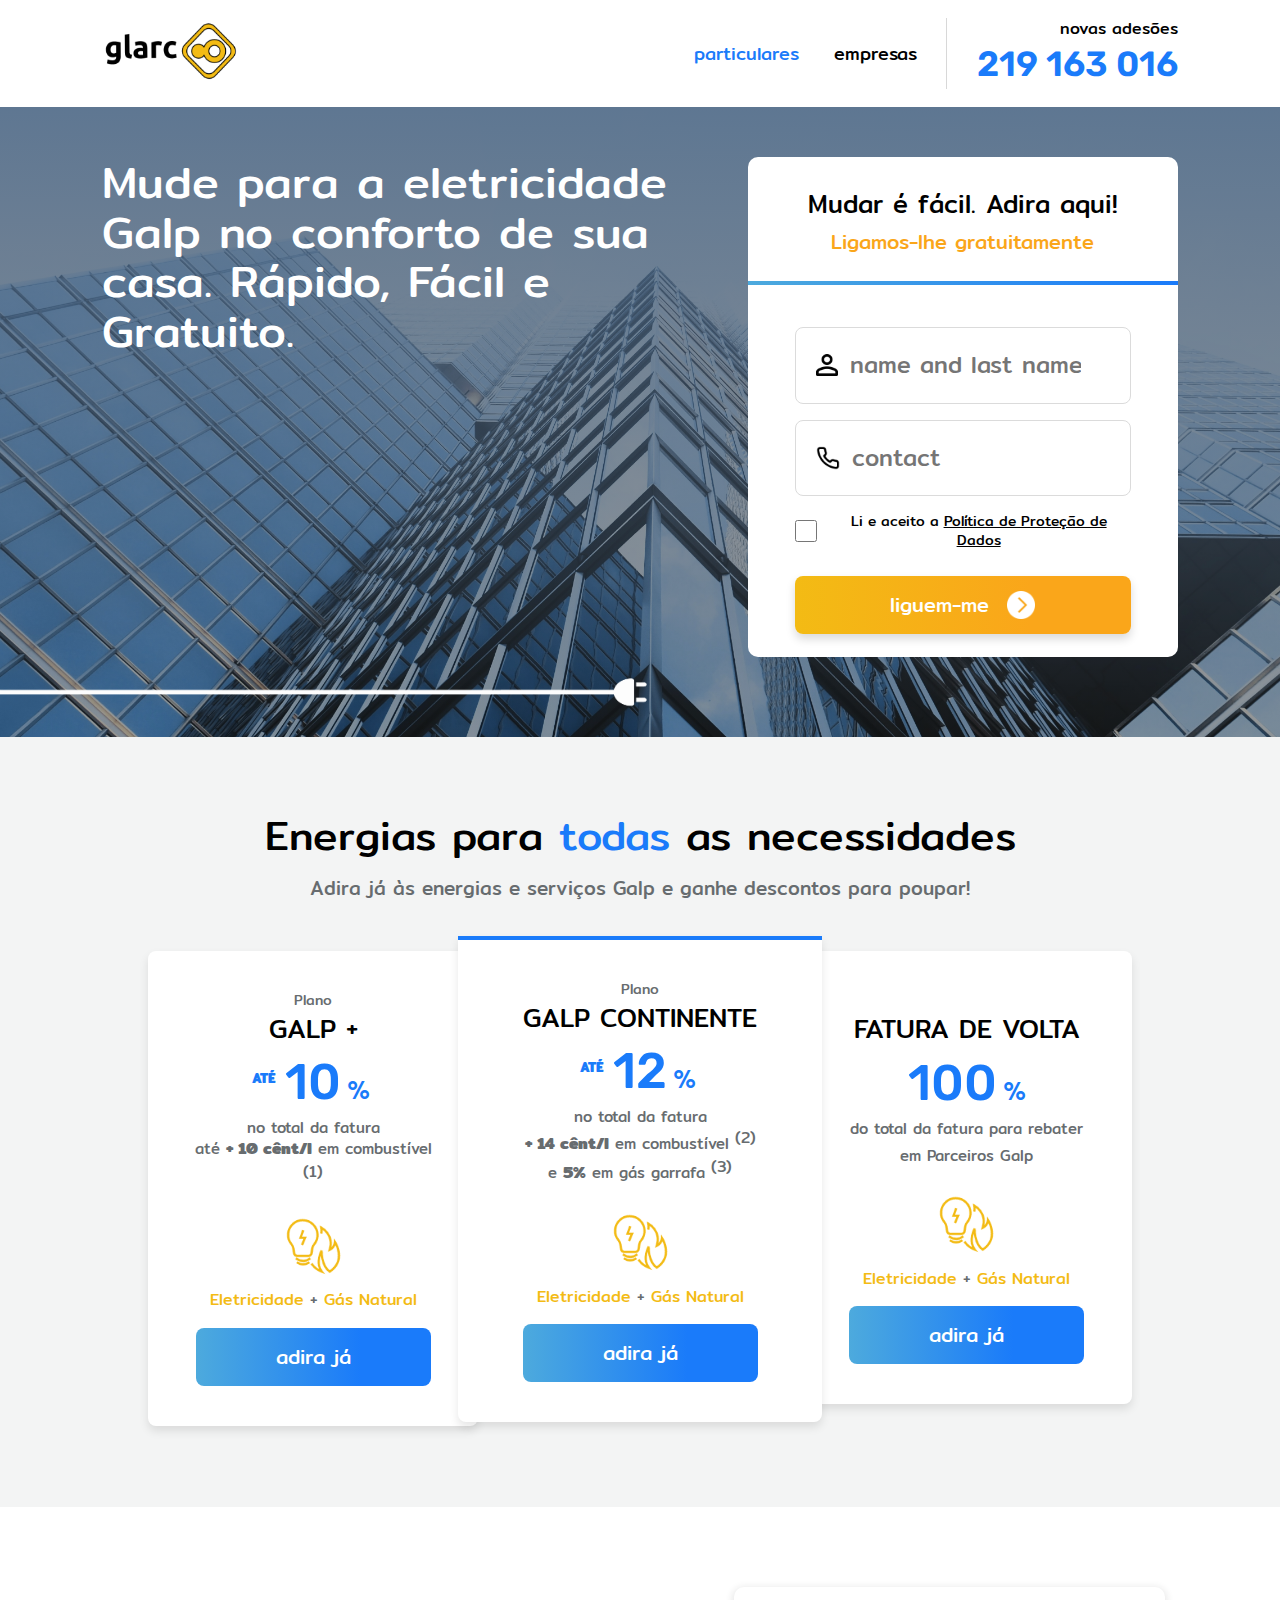
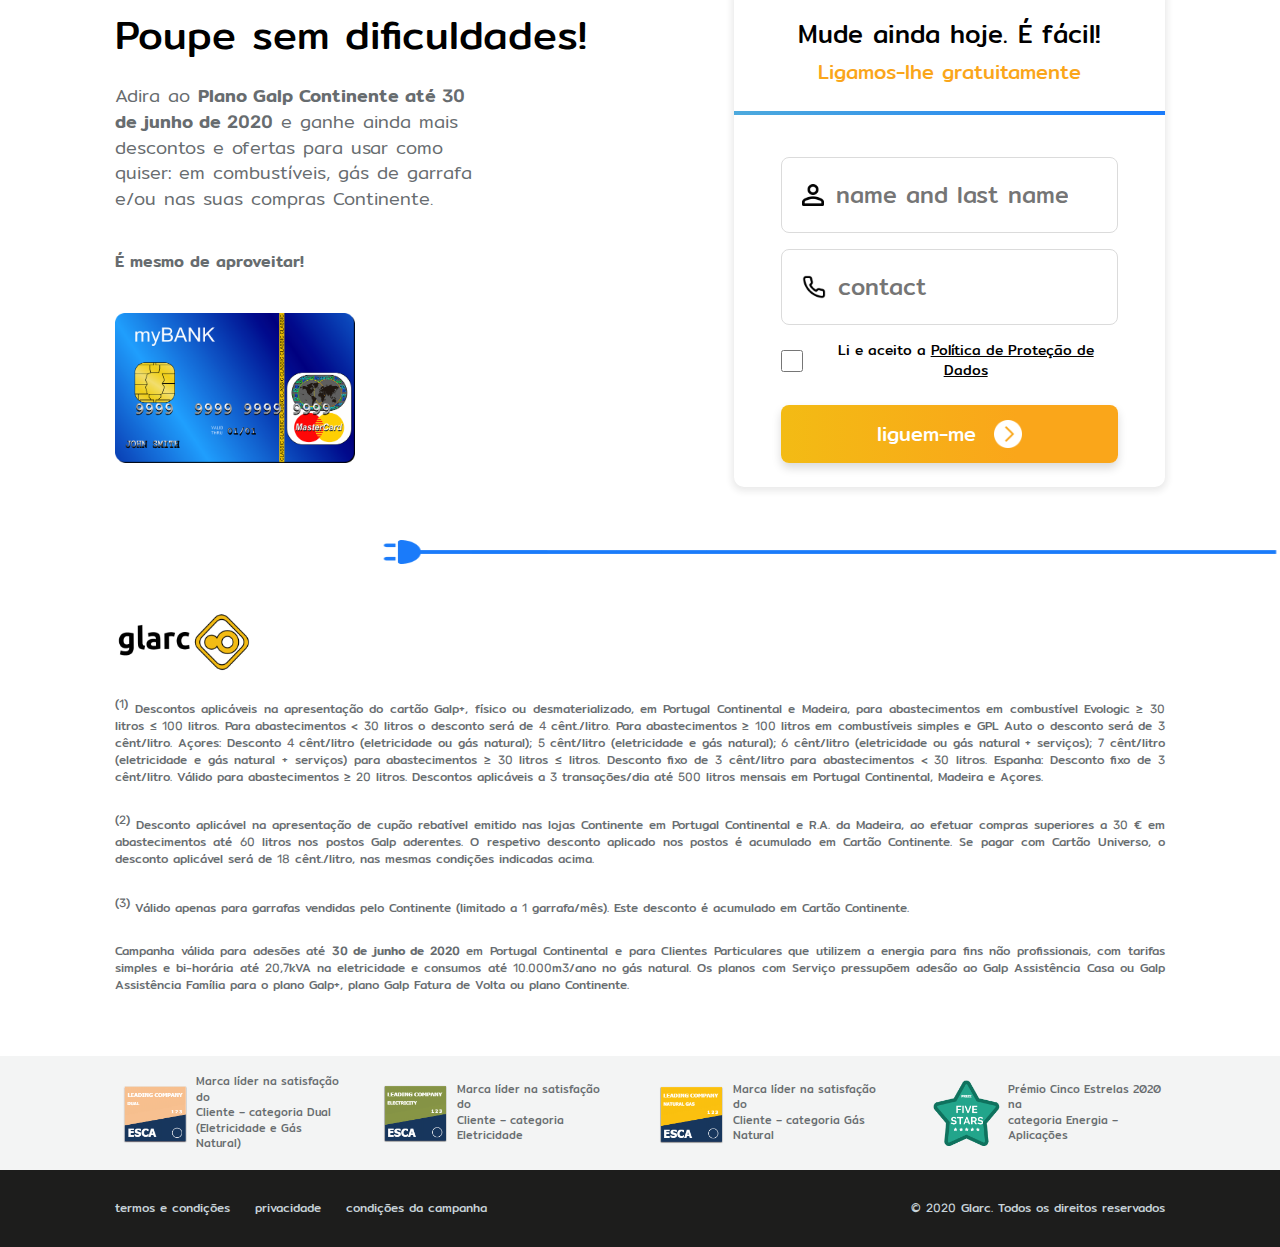
<file: index.html>
<!DOCTYPE html>
<html lang="en">
<head>
    <meta charset="UTF-8">
    <meta name="viewport" content="width=device-width, initial-scale=1.0">
    <link rel="icon" type="image/png" sizes="32x32" href="images/glarc-logo-symbol.png">
    <link href="css/styles.css" rel="stylesheet">
    <title>Glarc | Energy and Natural Gas</title>
</head>
<body>
    <header>
        <a href="index.html"><img src="images/glarc-logo.png"></a>
        <nav>
            <ul>
                <li class="active"><a href="index.html" class="
                active">particulares</a></li>
                <li><a href="companies.html">empresas</a></li>
            </ul>
        </nav>
        <div><p>novas adesões</p> <p class="phone-number">219 163 016</p></div>
    </header>

    <main>
        <div class="left-div">
            <h1>Mude para a eletricidade<br> Galp no conforto de sua<br> casa. Rápido, Fácil e<br> Gratuito.</h1>
        </div>
        <div class="right-div">
            <h1>Mudar é fácil. Adira aqui!</h1>
            <h3>Ligamos-lhe gratuitamente</h3>

            <div class="work-as-a-border"></div>

            <div class="name-div">
                <img src="images/person-icon.png">
                <input type="text" placeholder="name and last name">
            </div>

            <div class="contact-div">
                <img src="images/phone-icon.png">
                <input type="text" placeholder="contact" maxlength="9">
            </div>

            <div class="checkbox-div">
                <input type="checkbox" name="checkbox">
                <label for="checkbox">Li e aceito a <span>Política de Proteção de Dados</span></label>
            </div>

            <button type="submit">liguem-me <img src="images/button-right-arrow.png"></button>
        </div>
    </main>

    <div class="cable-white-div">
        <img src="images/cable-white.png" class="cable-white">
    </div>

    <div class="three-energy-plans">
        <h1>Energias para <span>todas</span> as necessidades</h1>
        <h3>Adira já às energias e serviços Galp e ganhe descontos para poupar!
        </h3>

        <div class="flex-container">
            <div class="ten-percent">
                <p class="plano">Plano</p>
                <p class="galp">GALP +</p>
                <p><span><sup class="ate">ATÉ</sup> <span class="big-num">10</span> <span class="percentage">%</span></span></p>
                <p class="grey-color">no total da fatura</p>
                <p class="grey-color">até <strong>+ 10 cênt/l</strong> em combustível <sup>(1)</sup></p>
                <img src="images/lamp-and-fire.png">
                <p><span class="eletricidade-e-gas">Eletricidade</span> + <span class="eletricidade-e-gas">Gás Natural</span></p>
                <button type="button">adira já</button>
            </div>

            <div class="twelve-percent">
                <p class="plano">Plano</p>
                <p class="galp">GALP CONTINENTE</p>
                <p><span><sup class="ate">ATÉ</sup> <span class="big-num">12</span> <span class="percentage">%</span></p>
                <p class="grey-color">no total da fatura</p>
                <p class="grey-color"><strong>+ 14 cênt/l</strong> em combustível <sup>(2)</sup></p>
                <p class="grey-color">e <strong>5%</strong> em gás garrafa <sup>(3)</sup></p>
                <img src="images/lamp-and-fire.png">
                <p><span class="eletricidade-e-gas">Eletricidade</span> + <span class="eletricidade-e-gas">Gás Natural</span></p>
                <button type="button">adira já</button>
            </div>

            <div class="hundred-percent">
                <p class="galp">FATURA DE VOLTA</p>
                <p><span><span class="big-num">100</span> <span class="percentage">%</span></span></p>
                <p class="grey-color">do total da fatura para rebater</p>
                <p class="grey-color more-margin-bottom">em Parceiros Galp</p>
                <img src="images/lamp-and-fire.png">
                <p><span class="eletricidade-e-gas">Eletricidade</span> + <span class="eletricidade-e-gas">Gás Natural</span></p>
                <button type="button">adira já</button>
            </div>
        </div>
    </div>

    <div class="credit-card-container">
        <div class="credit-card-left-div">
            <h1>Poupe sem dificuldades!</h1>
            <h6>Adira ao <strong>Plano Galp Continente até <span>30</span><br> de junho de <span>2020</span></strong> e ganhe ainda mais<br> descontos e ofertas para usar como<br> quiser: em combustíveis, gás de garrafa<br> e/ou nas suas compras Continente.</h6>
            <p>É mesmo de aproveitar!</p>
            <img src="images/credit-card-1.png">
        </div>

        <div class="credit-card-right-div">
            <h1>Mude ainda hoje. É fácil!</h1>
            <h3>Ligamos-lhe gratuitamente</h3>

            <div class="work-as-a-border"></div>

            <div class="name-div">
                <img src="images/person-icon.png">
                <input type="text" placeholder="name and last name">
            </div>

            <div class="contact-div">
                <img src="images/phone-icon.png">
                <input type="text" placeholder="contact" maxlength="9">
            </div>

            <div class="checkbox-div">
                <input type="checkbox" name="checkbox">
                <label for="checkbox">Li e aceito a <span>Política de Proteção de Dados</span></label>
            </div>

            <button type="submit">liguem-me <img src="images/button-right-arrow.png"></button>
        </div>
    </div>

    <div class="cable-blue-div">
        <img src="images/cable-blue.png" class="cable-blue">
        <!--CHANGE THIS TO A COOLER LOOKING IMG LATER ON-->
    </div>

    <div class="three-points-div">
        <!--<img src="images/glarc-logo.png" class="glarc-logo">-->
        <a href="index.html"><img src="images/glarc-logo.png" class="glarc-logo"></a>

        <p><sup>(<span>1</span>)</sup> Descontos aplicáveis na apresentação do cartão Galp+, físico ou desmaterializado, em Portugal Continental e Madeira, para abastecimentos em combustível Evologic ≥ <span>30</span> litros ≤ <span>100</span> litros. Para abastecimentos < <span>30</span> litros o desconto será de <span>4</span> cênt./litro. Para abastecimentos ≥ <span>100</span> litros em combustíveis simples e GPL Auto o desconto será de <span>3</span> cênt/litro. Açores: Desconto <span>4</span> cênt/litro (eletricidade ou gás natural); <span>5</span> cênt/litro (eletricidade e gás natural); <span>6</span> cênt/litro (eletricidade ou gás natural + serviços); <span>7</span> cênt/litro (eletricidade e gás natural + serviços) para abastecimentos ≥ <span>30</span> litros ≤ litros. Desconto fixo de <span>3</span> cênt/litro para abastecimentos < <span>30</span> litros. Espanha: Desconto fixo de <span>3</span> cênt/litro. Válido para abastecimentos ≥ <span>20</span> litros. Descontos aplicáveis a <span>3</span> transações/dia até <span>500</span> litros mensais em Portugal Continental, Madeira e Açores.</p>

        <p><sup>(<span>2</span>)</sup> Desconto aplicável na apresentação de cupão rebatível emitido nas lojas Continente em Portugal Continental e R.A. da Madeira, ao efetuar compras superiores a <span>30</span> € em abastecimentos até <span>60</span> litros nos postos Galp aderentes. O respetivo desconto aplicado nos postos é acumulado em Cartão Continente. Se pagar com Cartão Universo, o desconto aplicável será de <span>18</span> cênt./litro, nas mesmas condições indicadas acima.</p>

        <p><sup>(<span>3</span>)</sup> Válido apenas para garrafas vendidas pelo Continente (limitado a <span>1</span> garrafa/mês). Este desconto é acumulado em Cartão Continente.</p>

        <p>Campanha válida para adesões até <strong><span>30</span> de junho de <span>2020</span></strong> em Portugal Continental e para Clientes Particulares que utilizem a energia para fins não profissionais, com tarifas simples e bi-horária até <span>20</span>,<span>7</span>kVA na eletricidade e consumos até <span>10</span>.<span>000</span>m<span>3</span>/ano no gás natural. Os planos com Serviço pressupõem adesão ao Galp Assistência Casa ou Galp Assistência Família para o plano Galp+, plano Galp Fatura de Volta ou plano Continente.</p>
    </div>

    <div class="prizes-div">
        <img src="images/prize-1.png">
        <p>Marca líder na satisfação do<br> Cliente – categoria Dual<br> (Eletricidade e Gás Natural)</p>
        <img src="images/prize-2.png">
        <p>Marca líder na satisfação do<br> Cliente – categoria Eletricidade</p>
        <img src="images/prize-3.png">
        <p>Marca líder na satisfação do<br> Cliente – categoria Gás Natural</p>
        <img src="images/prize-4.png">
        <p>Prémio Cinco Estrelas 2020 na<br> categoria Energia – Aplicações</p>
    </div>

    <footer>
        <p>termos e condições</p>
        <p>privacidade</p>
        <p>condições da campanha</p>
        <h6>© <span>2020</span> Glarc. Todos os direitos reservados</h6>
    </footer>
</body>
</html>
</file>
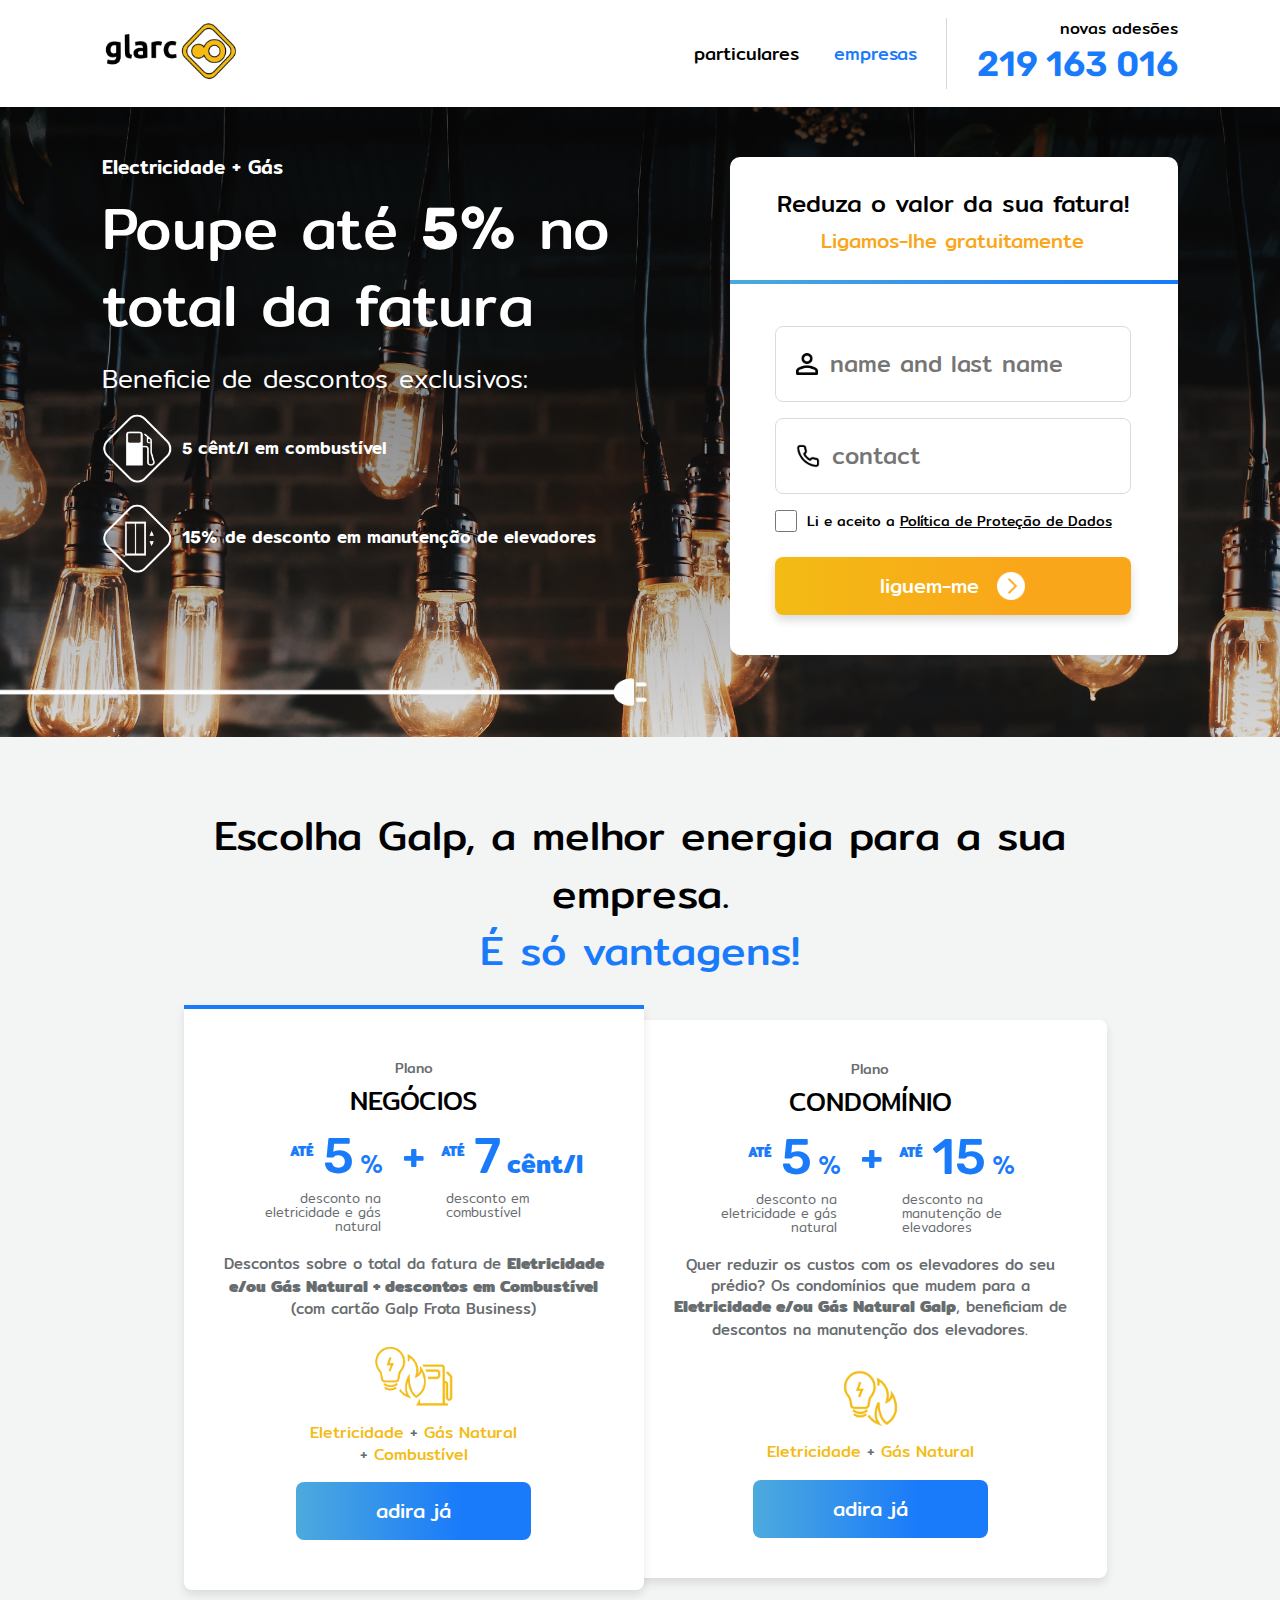
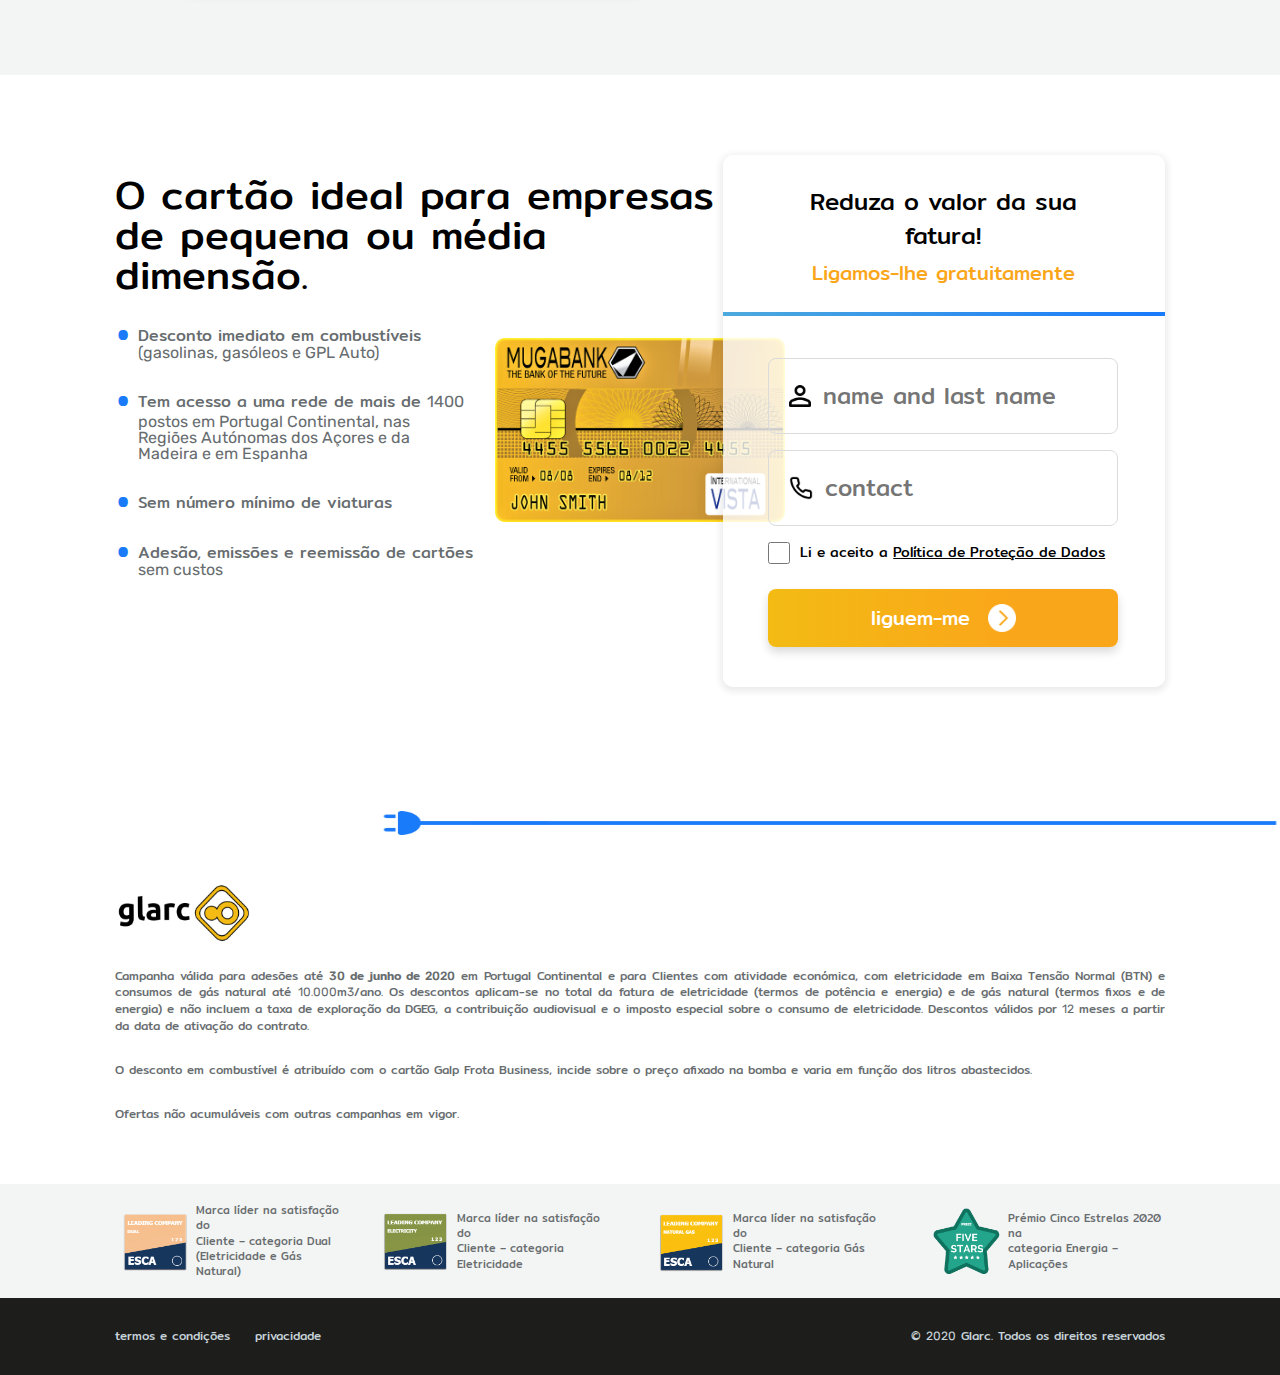
<file: companies.html>
<!DOCTYPE html>
<html lang="en">
<head>
    <meta charset="UTF-8">
    <meta name="viewport" content="width=device-width, initial-scale=1.0">
    <link rel="icon" type="image/png" sizes="32x32" href="images/glarc-logo-symbol.png">
    <link href="css/styles.css" rel="stylesheet">
    <title>Glarc | Save up to 5% in electricity and natural gas</title>
</head>
<body>
    <header>
        <a href="index.html"><img src="images/glarc-logo.png"></a>
        <nav>
            <ul>
                <li><a href="index.html" class="
                active">particulares</a></li>
                <li class="active"><a href="companies.html">empresas</a></li>
            </ul>
        </nav>
        <div><p>novas adesões</p> <p class="phone-number">219 163 016</p></div>
    </header>

    <main class="main-companies">
        <div class="left-div">
            <h6>Electricidade + Gás</h6>
            <h1>Poupe até <strong class="number">5</strong><span class="percentage">%</span> no<br> total da fatura</h1>
            <h3>Beneficie de descontos exclusivos:
            </h3>

            <div class="gas-pump-div">
                <img src="images/gas-pump.png">
                <p><strong class="number">5</strong> cênt/l em combustível
                </p>
            </div>

            <div class="elevator-div">
                <img src="images/elevator.png">
                <p><strong class="number">15</strong><span class="percentage">%</span> <span>de desconto em manutenção de elevadores</span></p>
            </div>
        </div>

        <div class="companies-right-div">
            <h1>Reduza o valor da sua fatura!</h1>
            <h3>Ligamos-lhe gratuitamente</h3>

            <div class="work-as-a-border"></div>

            <div class="name-div">
                <img src="images/person-icon.png">
                <input type="text" placeholder="name and last name">
            </div>

            <div class="contact-div">
                <img src="images/phone-icon.png">
                <input type="text" placeholder="contact" maxlength="9">
            </div>

            <div class="checkbox-div">
                <input type="checkbox" name="checkbox">
                <label for="checkbox">Li e aceito a <span>Política de Proteção de Dados</span></label>
            </div>

            <button type="submit">liguem-me <img src="images/button-right-arrow.png"></button>
        </div>
    </main>

    <div class="cable-white-div">
        <img src="images/cable-white.png" class="cable-white">
    </div>




    <div class="two-energy-plans">
        <h1>Escolha Galp, a melhor energia para a sua empresa.<br><span>É só vantagens!</span></h1>

        <div class="flex-container">
            <div class="business">
                <p class="plano">Plano</p>
                <p class="galp">NEGÓCIOS</p>
                <p>
                    <span>
                        <sup class="ate">ATÉ</sup> <span class="big-num">5</span> 
                        <span class="percentage">%</span>
                        <span class="plus-sign">+</span>
                        <sup class="ate">ATÉ</sup> <span class="big-num">7</span> 
                        <span class="cent">cênt/l</span>
                    </span>
                </p>
                
                <div class="discounts-div">
                    <p>desconto na<br> eletricidade e gás<br> natural</p>

                    <p>desconto em<br> combustível</p>
                </div>
                
                <p class="grey-color">Descontos sobre o total da fatura de <strong>Eletricidade<br> e/ou Gás Natural + descontos em Combustível</strong><br> (com cartão Galp Frota Business)</p>
                <img src="images/lamp-fire-and-gas-pump.png">
                <p><span class="eletricidade-e-gas">Eletricidade</span> + <span class="eletricidade-e-gas">Gás Natural</span><br> + <span class="eletricidade-e-gas">Combustível</span></p>
                <button type="button">adira já</button>
            </div>

            <div class="condominium">
                <p class="plano">Plano</p>
                <p class="galp">CONDOMÍNIO</p>
                <p>
                    <span>
                        <sup class="ate">ATÉ</sup> <span class="big-num">5</span> 
                        <span class="percentage">%</span>
                        <span class="plus-sign">+</span>
                        <sup class="ate">ATÉ</sup> <span class="big-num">15</span> 
                        <span class="percentage">%</span>
                    </span>
                </p>

                <div class="discounts-div">
                    <p>desconto na<br> eletricidade e gás<br> natural</p>

                    <p>desconto na<br> manutenção de<br> elevadores</p>
                </div>

                <p class="grey-color">Quer reduzir os custos com os elevadores do seu<br> prédio? Os condomínios que mudem para a<br> <strong>Eletricidade e/ou Gás Natural Galp</strong>, beneficiam de<br> descontos na manutenção dos elevadores.
                </p>
                <img src="images/lamp-and-fire.png">
                <p><span class="eletricidade-e-gas">Eletricidade</span> + <span class="eletricidade-e-gas">Gás Natural</span></p>
                <button type="button">adira já</button>
            </div>
        </div>
    </div>

    <div class="companies-credit-card-container">
        <div class="credit-card-left-div">
            <h1>O cartão ideal para empresas<br> de pequena ou média dimensão.</h1>
            <ul>
                <li>Desconto imediato em combustíveis<br> <span class="list-move">(gasolinas, gasóleos e GPL Auto)</span></li>

                <li>Tem acesso a uma rede de mais de <span>1400</span><br> <span class="list-move">postos em Portugal Continental, nas</span><br> <span class="list-move">Regiões Autónomas dos Açores e da</span><br> <span class="list-move">Madeira e em Espanha</span></li>

                <li>Sem número mínimo de viaturas</li>

                <li>Adesão, emissões e reemissão de cartões<br> <span class="list-move">sem custos</span>
                </li>
            </ul>
            <img src="images/credit-card-2.png">
        </div>

        <div class="credit-card-right-div">
            <h1>Reduza o valor da sua fatura!</h1>
            <h3>Ligamos-lhe gratuitamente</h3>

            <div class="work-as-a-border"></div>

            <div class="name-div">
                <img src="images/person-icon.png">
                <input type="text" placeholder="name and last name">
            </div>

            <div class="contact-div">
                <img src="images/phone-icon.png">
                <input type="text" placeholder="contact" maxlength="9">
            </div>

            <div class="checkbox-div">
                <input type="checkbox" name="checkbox">
                <label for="checkbox">Li e aceito a <span>Política de Proteção de Dados</span></label>
            </div>

            <button type="submit">liguem-me <img src="images/button-right-arrow.png"></button>
        </div>
    </div>

    <div class="cable-blue-div">
        <img src="images/cable-blue.png" class="cable-blue">
        <!--CHANGE THIS TO A COOLER LOOKING IMG LATER ON-->
    </div>

    <div class="three-points-div">
        <!--<img src="images/glarc-logo.png" class="glarc-logo">-->
        <a href="index.html"><img src="images/glarc-logo.png" class="glarc-logo"></a>

        <p>Campanha válida para adesões até <strong><span>30</span> de junho de <span>2020</span></strong> em Portugal Continental e para Clientes com atividade económica, com eletricidade em Baixa Tensão Normal (BTN) e consumos de gás natural até <span>10</span>.<span>000</span>m<span>3</span>/ano. Os descontos aplicam-se no total da fatura de eletricidade (termos de potência e energia) e de gás natural (termos ﬁxos e de energia) e não incluem a taxa de exploração da DGEG, a contribuição audiovisual e o imposto especial sobre o consumo de eletricidade. Descontos válidos por <span>12</span> meses a partir da data de ativação do contrato.</p>

        <p>O desconto em combustível é atribuído com o cartão Galp Frota Business, incide sobre o preço afixado na bomba e varia em função dos litros abastecidos.</p>

        <p>Ofertas não acumuláveis com outras campanhas em vigor.</p>
    </div>

    <div class="prizes-div">
        <img src="images/prize-1.png">
        <p>Marca líder na satisfação do<br> Cliente – categoria Dual<br> (Eletricidade e Gás Natural)</p>
        <img src="images/prize-2.png">
        <p>Marca líder na satisfação do<br> Cliente – categoria Eletricidade</p>
        <img src="images/prize-3.png">
        <p>Marca líder na satisfação do<br> Cliente – categoria Gás Natural</p>
        <img src="images/prize-4.png">
        <p>Prémio Cinco Estrelas 2020 na<br> categoria Energia – Aplicações</p>
    </div>

    <footer>
        <p>termos e condições</p>
        <p>privacidade</p>
        <h6>© <span>2020</span> Glarc. Todos os direitos reservados</h6>
    </footer>
    
</body>
</html>
</file>
<file: css/styles.css>
@charset "UTF-8";
@import url("https://fonts.googleapis.com/css2?family=Mitr:wght@200;300;400;500;600&display=swap");
@import url("https://fonts.googleapis.com/css2?family=Rubik:wght@400;500;700&display=swap");
@import url("https://fonts.googleapis.com/css2?family=Hind+Siliguri:wght@300;400;500;600;700&display=swap");
* {
				margin: 0;
				font-family: "Mitr", sans-serif;
				font-size: 16px;
				line-height: 1.4;
				box-sizing: border-box;
}
* ::selection {
				background-color: rgba(77, 170, 221, 0.6);
}

/*------------HEADER------------*/
header {
				display: flex;
				align-items: center;
				padding: 18px 8%;
				justify-content: flex-end;
}
header a {
				margin-right: auto;
				cursor: pointer;
}
header a img {
				height: 60px;
				width: 137px;
}
header nav ul li {
				list-style: none;
				display: inline;
}
header nav ul .active a {
				color: #1a7bfa;
				transition: 0.22s all ease;
				font-size: 18px;
				padding-right: 29px;
				text-decoration: none;
}
header nav ul .active a:visited {
				color: #1a7bfa;
}
header nav ul .active a:hover {
				color: #1a7bfa;
}
header nav ul a {
				color: black;
				transition: 0.22s all ease;
				font-size: 18px;
				padding-right: 29px;
				text-decoration: none;
}
header nav ul a:visited {
				color: black;
}
header nav ul a:hover {
				color: #1a7bfa;
}
header div {
				padding-left: 30px;
				border-left: #d8d8d8 solid 1px;
				text-align: right;
				color: black;
}
header div .phone-number {
				font-size: 35px;
				font-weight: 600;
				color: #1a7bfa;
				font-family: "Rubik", sans-serif;
				transition: ease all 0.22s;
				cursor: pointer;
}
header div .phone-number:hover {
				color: black;
}

/*------------MAIN------------*/
main {
				background: linear-gradient(rgba(77, 104, 134, 0.9), rgba(0, 0, 0, 0.4)), url(../images/bg.jpg) no-repeat;
				background-size: cover;
				height: 630px;
				min-width: 100%;
				overflow: hidden;
				padding: 50px 8%;
				display: flex;
}
main .left-div h1 {
				font-size: 45px;
				text-align: left;
				font-weight: 400;
				line-height: 1.1;
				color: white;
}
main .right-div {
				margin-left: auto;
				background-color: white;
				color: black;
				width: 430px;
				height: 500px;
				border-radius: 10px;
				text-align: center;
				padding: 30px 47px;
				overflow: hidden;
}
main .right-div h1 {
				font-size: 25px;
				padding-bottom: 6px;
				font-weight: 400;
}
main .right-div h3 {
				padding-bottom: 25px;
				color: #faa61a;
				font-size: 20px;
				font-weight: 400;
}
main .right-div .work-as-a-border {
				background: linear-gradient(90deg, #4daadd 0%, #1a7bfa 80%);
				width: 540px;
				height: 4px;
				border: none;
				position: relative;
				right: 50px;
}
main .right-div .name-div {
				padding: 20px;
				font-size: 23px;
				border: 1px solid #dbdbdb;
				border-radius: 8px;
				display: flex;
				align-items: center;
				width: 100%;
				margin-top: 42px;
				margin-bottom: 16px;
}
main .right-div .name-div img {
				width: 22px;
				height: 22px;
				margin-right: 10px;
}
main .right-div .name-div input {
				border: none;
				font-size: 23px;
				width: 80%;
}
main .right-div .contact-div {
				padding: 20px;
				font-size: 23px;
				border: 1px solid #dbdbdb;
				border-radius: 8px;
				display: flex;
				align-items: center;
				width: 100%;
				margin-top: 15px;
				margin-bottom: 16px;
}
main .right-div .contact-div img {
				width: 24px;
				height: 24px;
				margin-right: 10px;
}
main .right-div .contact-div input {
				border: none;
				font-size: 23px;
				width: 80%;
}
main .right-div .checkbox-div {
				display: flex;
				align-items: center;
				justify-content: left;
}
main .right-div .checkbox-div input {
				background-color: #eee;
				width: 22px;
				height: 22px;
				border: 1px solid #e4e4e4;
				border-radius: 8px;
				display: block;
				cursor: pointer;
				margin-right: 10px;
}
main .right-div .checkbox-div label {
				font-size: 14px;
}
main .right-div .checkbox-div span {
				font-size: 14px;
				text-decoration: underline;
				cursor: pointer;
}
main .right-div button {
				background: linear-gradient(90deg, #f3bb14 0%, #faa61a 70%);
				border: none;
				border-radius: 8px;
				padding: 15px;
				color: white;
				font-size: 20px;
				display: flex;
				align-items: center;
				justify-content: center;
				cursor: pointer;
				width: 100%;
				margin-top: 25px;
				box-shadow: 0 5px 10px rgba(0, 0, 0, 0.15);
}
main .right-div button img {
				width: 28px;
				height: 28px;
				margin-left: 18px;
}

/*------------CABLE WHITE DIV------------*/
.cable-white-div {
				position: relative;
				bottom: 85px;
				left: -150px;
				height: 0;
}
.cable-white-div .cable-white {
				width: 800px;
				height: 80px;
}

/*------------THREE ENERGY PLANS------------*/
.three-energy-plans {
				text-align: center;
				padding: 70px 10%;
				background-color: #f3f4f4;
				color: #676c6f;
}
.three-energy-plans h1 {
				font-size: 41px;
				font-weight: 400;
				color: black;
}
.three-energy-plans h1 span {
				font-size: 41px;
}
.three-energy-plans h3 {
				color: #676c6f;
				font-weight: 400;
				font-size: 19px;
				padding: 10px 0 50px 0;
}
.three-energy-plans span {
				color: #1a7bfa;
}
.three-energy-plans .plano {
				font-size: 14px;
				color: #676c6f;
}
.three-energy-plans .galp {
				font-size: 26px;
				color: black;
}
.three-energy-plans .ate {
				font-size: 13px;
				font-weight: bold;
				position: relative;
				bottom: 10px;
				right: 4px;
}
.three-energy-plans .big-num {
				font-size: 50px;
				font-family: "Rubik", sans-serif;
				font-weight: 500;
}
.three-energy-plans .percentage {
				font-size: 25px;
				font-family: "Hind Siliguri", sans-serif;
				font-weight: 600;
}
.three-energy-plans .grey-color {
				color: #676c6f;
				font-size: 15px;
}
.three-energy-plans img {
				width: 75px;
				height: 75px;
				margin-top: 20px;
}
.three-energy-plans .eletricidade-e-gas {
				color: #f3bb14;
}
.three-energy-plans button {
				background: linear-gradient(90deg, #4daadd 0%, #1a7bfa 70%);
				border: none;
				border-radius: 8px;
				padding: 15px 80px;
				color: white;
				font-size: 20px;
				cursor: pointer;
				margin-top: 16px;
				transition: all ease 0.22s;
}
.three-energy-plans button:hover {
				box-shadow: 0 5px 10px rgba(26, 123, 250, 0.4);
}
.three-energy-plans .flex-container {
				display: flex;
				padding: 0;
				align-items: flex-start;
				justify-content: center;
}
.three-energy-plans .flex-container .ten-percent {
				background-color: #ffffff;
				border-radius: 8px;
				padding: 40px;
				box-shadow: 0 5px 10px rgba(0, 0, 0, 0.1);
				position: relative;
				left: 20px;
				width: 349px;
}
.three-energy-plans .flex-container .twelve-percent {
				background-color: #ffffff;
				border-radius: 0 0 8px 8px;
				border-top: #1a7bfa solid 4px;
				padding: 40px;
				box-shadow: 0 5px 10px rgba(0, 0, 0, 0.1);
				position: relative;
				bottom: 15px;
				z-index: 1000;
				width: 385px;
}
.three-energy-plans .flex-container .hundred-percent {
				background-color: #ffffff;
				border-radius: 8px;
				padding: 40px;
				box-shadow: 0 5px 10px rgba(0, 0, 0, 0.1);
				position: relative;
				right: 20px;
				width: 349px;
}
.three-energy-plans .flex-container .hundred-percent p:first-child {
				margin-top: 20px;
}
.three-energy-plans .flex-container .hundred-percent .more-margin-bottom {
				margin-top: 6.5px;
}

/*------------CREDIT CARD FLEX CONTAINER------------*/
.credit-card-container {
				display: flex;
				padding: 80px 9% 30px 9%;
}
.credit-card-container .credit-card-left-div {
				flex: 59%;
				color: #676c6f;
}
.credit-card-container .credit-card-left-div h1 {
				color: black;
				font-size: 40px;
				font-weight: 400;
				margin-top: 20px;
				margin-bottom: 20px;
}
.credit-card-container .credit-card-left-div h6 {
				font-size: 18px;
				font-weight: 300;
				margin-bottom: 40px;
}
.credit-card-container .credit-card-left-div h6 strong {
				font-size: 18px;
				font-weight: 500;
}
.credit-card-container .credit-card-left-div h6 span {
				font-family: "Rubik", sans-serif;
				font-size: 18px;
				font-weight: 500;
}
.credit-card-container .credit-card-left-div p {
				font-size: 16px;
				font-weight: 500;
}
.credit-card-container .credit-card-left-div img {
				width: 240px;
				height: 150px;
				margin-top: 40px;
}
.credit-card-container .credit-card-right-div {
				flex: 41%;
				margin-left: auto;
				background-color: white;
				color: black;
				width: 430px;
				height: 500px;
				border-radius: 10px;
				text-align: center;
				padding: 30px 47px;
				overflow: hidden;
				box-shadow: 0px 2px 7px 2px rgba(37, 37, 37, 0.1);
}
.credit-card-container .credit-card-right-div h1 {
				font-size: 25px;
				padding-bottom: 6px;
				font-weight: 400;
}
.credit-card-container .credit-card-right-div h3 {
				padding-bottom: 25px;
				color: #faa61a;
				font-size: 20px;
				font-weight: 400;
}
.credit-card-container .credit-card-right-div .work-as-a-border {
				background: linear-gradient(90deg, #4daadd 0%, #1a7bfa 80%);
				width: 540px;
				height: 4px;
				border: none;
				position: relative;
				right: 50px;
}
.credit-card-container .credit-card-right-div .name-div {
				padding: 20px;
				font-size: 23px;
				border: 1px solid #dbdbdb;
				border-radius: 8px;
				display: flex;
				align-items: center;
				width: 100%;
				margin-top: 42px;
				margin-bottom: 16px;
}
.credit-card-container .credit-card-right-div .name-div img {
				width: 22px;
				height: 22px;
				margin-right: 10px;
}
.credit-card-container .credit-card-right-div .name-div input {
				border: none;
				font-size: 23px;
				width: 80%;
}
.credit-card-container .credit-card-right-div .contact-div {
				padding: 20px;
				font-size: 23px;
				border: 1px solid #dbdbdb;
				border-radius: 8px;
				display: flex;
				align-items: center;
				width: 100%;
				margin-top: 15px;
				margin-bottom: 16px;
}
.credit-card-container .credit-card-right-div .contact-div img {
				width: 24px;
				height: 24px;
				margin-right: 10px;
}
.credit-card-container .credit-card-right-div .contact-div input {
				border: none;
				font-size: 23px;
				width: 80%;
}
.credit-card-container .credit-card-right-div .checkbox-div {
				display: flex;
				align-items: center;
				justify-content: left;
}
.credit-card-container .credit-card-right-div .checkbox-div input {
				background-color: #eee;
				width: 22px;
				height: 22px;
				border: 1px solid #e4e4e4;
				border-radius: 8px;
				display: block;
				cursor: pointer;
				margin-right: 10px;
}
.credit-card-container .credit-card-right-div .checkbox-div label {
				font-size: 14px;
}
.credit-card-container .credit-card-right-div .checkbox-div span {
				font-size: 14px;
				text-decoration: underline;
				cursor: pointer;
}
.credit-card-container .credit-card-right-div button {
				background: linear-gradient(90deg, #f3bb14 0%, #faa61a 70%);
				border: none;
				border-radius: 8px;
				padding: 15px;
				color: white;
				font-size: 20px;
				display: flex;
				align-items: center;
				justify-content: center;
				cursor: pointer;
				width: 100%;
				margin-top: 25px;
				box-shadow: 0 5px 10px rgba(0, 0, 0, 0.15);
}
.credit-card-container .credit-card-right-div button img {
				width: 28px;
				height: 28px;
				margin-left: 18px;
}

/*------------CABLE BLUE DIV------------*/
.cable-blue-div {
				display: flex;
				justify-content: flex-end;
}
.cable-blue-div .cable-blue {
				width: 900px;
				height: 70px;
}

/*------------THREE POINTS DIV------------*/
.three-points-div {
				padding: 25px 9% 35px 9%;
				color: #676c6f;
				text-align: justify;
}
.three-points-div a {
				cursor: pointer;
}
.three-points-div a .glarc-logo {
				height: 60px;
				width: 137px;
				margin-bottom: 18px;
}
.three-points-div p {
				font-size: 12px;
				margin-bottom: 27px;
}
.three-points-div p sup {
				font-size: 12px;
}
.three-points-div p strong {
				font-size: 12px;
				font-weight: 500;
}
.three-points-div p span {
				font-size: 12px;
				font-family: "Rubik", sans-serif;
}

/*------------PRIZES DIV------------*/
.prizes-div {
				background-color: #f3f4f4;
				padding: 18px 9%;
				display: flex;
				align-items: center;
}
.prizes-div img {
				width: 78px;
				height: 78px;
}
.prizes-div p {
				font-size: 11px;
				color: #676c6f;
				margin: 0 35px 0 3px;
}
.prizes-div p:last-child {
				margin: 0 0 0 3px;
}

/*------------FOOTER------------*/
footer {
				background-color: #1d1d1c;
				color: #c8d3d9;
				padding: 30px 9%;
				display: flex;
}
footer p {
				font-size: 12px;
				margin-right: 25px;
				cursor: pointer;
}
footer p:hover {
				text-decoration: underline;
}
footer h6 {
				font-size: 12px;
				margin-left: auto;
				font-weight: normal;
}
footer h6 span {
				font-size: 12px;
				font-family: "Rubik", sans-serif;
}

/*--------------------------------------*/
/*--------------------------------------*/
/*------------COMPANIES.HTML------------*/
/*--------------------------------------*/
/*--------------------------------------*/
/*------------MAIN------------*/
.main-companies {
				background: linear-gradient(rgba(0, 0, 0, 0.7), rgba(0, 0, 0, 0.1)), url(../images/bg-companies.jpg) no-repeat;
				background-size: cover;
				height: 630px;
				min-width: 100%;
				overflow: hidden;
				padding: 50px 8%;
				display: flex;
				align-items: flex-start;
}
.main-companies .left-div h6 {
				font-size: 19px;
				font-weight: 500;
				line-height: 1.1;
				color: white;
}
.main-companies .left-div h1 {
				font-size: 59px;
				text-align: left;
				font-weight: 400;
				line-height: 1.1;
				color: white;
				margin: 10px 0 28px 0;
}
.main-companies .left-div h1 .number {
				font-size: 59px;
				font-family: "Rubik", sans-serif;
				font-weight: 700;
}
.main-companies .left-div h1 .percentage {
				font-size: 59px;
				font-family: "Hind Siliguri", sans-serif;
				font-weight: 700;
}
.main-companies .left-div h3 {
				font-size: 25px;
				font-weight: 300;
				line-height: 1.1;
				color: white;
}
.main-companies .left-div .gas-pump-div {
				display: flex;
				align-items: center;
				margin: 20px 0 20px 0;
}
.main-companies .left-div .gas-pump-div img {
				height: 70px;
				width: 70px;
				margin-right: 10px;
}
.main-companies .left-div .gas-pump-div p {
				color: white;
				font-size: 17px;
				font-weight: 500;
}
.main-companies .left-div .gas-pump-div p .number {
				font-family: "Rubik", sans-serif;
				font-weight: 700;
}
.main-companies .left-div .elevator-div {
				display: flex;
				align-items: center;
}
.main-companies .left-div .elevator-div img {
				height: 70px;
				width: 70px;
				margin-right: 10px;
}
.main-companies .left-div .elevator-div p {
				color: white;
				font-size: 17px;
}
.main-companies .left-div .elevator-div p .number {
				font-family: "Rubik", sans-serif;
				font-weight: 700;
				font-size: 17px;
}
.main-companies .left-div .elevator-div p .percentage {
				font-family: "Hind Siliguri", sans-serif;
				font-weight: 700;
				font-size: 17px;
}
.main-companies .left-div .elevator-div p span {
				font-weight: 500;
				font-size: 17px;
}
.main-companies .companies-right-div {
				margin-left: auto;
				background-color: white;
				color: black;
				width: 448px;
				/*height: 500px;*/
				border-radius: 10px;
				text-align: center;
				padding: 30px 47px 40px 45px;
				overflow: hidden;
}
.main-companies .companies-right-div h1 {
				font-size: 24px;
				padding-bottom: 6px;
				font-weight: 400;
}
.main-companies .companies-right-div h3 {
				padding-bottom: 25px;
				color: #faa61a;
				font-size: 20px;
				font-weight: 400;
}
.main-companies .companies-right-div .work-as-a-border {
				background: linear-gradient(90deg, #4daadd 0%, #1a7bfa 80%);
				width: 540px;
				height: 4px;
				border: none;
				position: relative;
				right: 50px;
}
.main-companies .companies-right-div .name-div {
				padding: 20px;
				font-size: 23px;
				border: 1px solid #dbdbdb;
				border-radius: 8px;
				display: flex;
				align-items: center;
				width: 100%;
				margin-top: 42px;
				margin-bottom: 16px;
}
.main-companies .companies-right-div .name-div img {
				width: 22px;
				height: 22px;
				margin-right: 10px;
}
.main-companies .companies-right-div .name-div input {
				border: none;
				font-size: 23px;
				width: 80%;
}
.main-companies .companies-right-div .contact-div {
				padding: 20px;
				font-size: 23px;
				border: 1px solid #dbdbdb;
				border-radius: 8px;
				display: flex;
				align-items: center;
				width: 100%;
				margin-top: 15px;
				margin-bottom: 16px;
}
.main-companies .companies-right-div .contact-div img {
				width: 24px;
				height: 24px;
				margin-right: 10px;
}
.main-companies .companies-right-div .contact-div input {
				border: none;
				font-size: 23px;
				width: 80%;
}
.main-companies .companies-right-div .checkbox-div {
				display: flex;
				align-items: center;
				justify-content: left;
}
.main-companies .companies-right-div .checkbox-div input {
				background-color: #eee;
				width: 22px;
				height: 22px;
				border: 1px solid #e4e4e4;
				border-radius: 8px;
				display: block;
				cursor: pointer;
				margin-right: 10px;
}
.main-companies .companies-right-div .checkbox-div label {
				font-size: 14px;
}
.main-companies .companies-right-div .checkbox-div span {
				font-size: 14px;
				text-decoration: underline;
				cursor: pointer;
}
.main-companies .companies-right-div button {
				background: linear-gradient(90deg, #f3bb14 0%, #faa61a 70%);
				border: none;
				border-radius: 8px;
				padding: 15px;
				color: white;
				font-size: 20px;
				display: flex;
				align-items: center;
				justify-content: center;
				cursor: pointer;
				width: 100%;
				margin-top: 25px;
				box-shadow: 0 5px 10px rgba(0, 0, 0, 0.15);
}
.main-companies .companies-right-div button img {
				width: 28px;
				height: 28px;
				margin-left: 18px;
}

/*------------CABLE WHITE DIV------------*/
.cable-white-div {
				position: relative;
				bottom: 85px;
				left: -150px;
				height: 0;
}
.cable-white-div .cable-white {
				width: 800px;
				height: 80px;
}

.two-energy-plans {
				text-align: center;
				padding: 70px 11%;
				background-color: #f3f4f4;
				color: #676c6f;
}
.two-energy-plans h1 {
				font-size: 41px;
				font-weight: 400;
				color: black;
				margin-bottom: 40px;
}
.two-energy-plans h1 span {
				font-size: 41px;
}
.two-energy-plans span {
				color: #1a7bfa;
}
.two-energy-plans .plano {
				font-size: 14px;
				color: #676c6f;
				margin-bottom: 5px;
}
.two-energy-plans .galp {
				font-size: 26px;
				color: black;
}
.two-energy-plans .ate {
				font-size: 13px;
				font-weight: bold;
				position: relative;
				bottom: 10px;
				right: 4px;
}
.two-energy-plans .big-num {
				font-size: 50px;
				font-family: "Rubik", sans-serif;
				font-weight: 500;
}
.two-energy-plans .percentage {
				font-size: 25px;
				font-family: "Hind Siliguri", sans-serif;
				font-weight: 600;
}
.two-energy-plans .plus-sign {
				font-size: 50px;
				font-weight: 400;
				padding: 0 13px 0 13px;
}
.two-energy-plans .cent {
				font-size: 25px;
				font-weight: 600;
}
.two-energy-plans .discounts-div {
				display: flex;
				margin-bottom: 20px;
}
.two-energy-plans .discounts-div p:nth-child(1) {
				text-align: right;
				font-size: 13px;
				font-weight: 300;
				margin-left: 41px;
				line-height: 1.1;
}
.two-energy-plans .discounts-div p:nth-child(2) {
				text-align: left;
				font-size: 13px;
				font-weight: 300;
				margin-left: 65px;
				line-height: 1.1;
}
.two-energy-plans .grey-color {
				color: #676c6f;
				font-size: 15px;
}
.two-energy-plans .eletricidade-e-gas {
				color: #f3bb14;
}
.two-energy-plans button {
				background: linear-gradient(90deg, #4daadd 0%, #1a7bfa 70%);
				border: none;
				border-radius: 8px;
				padding: 15px 80px;
				color: white;
				font-size: 20px;
				cursor: pointer;
				margin: 16px auto 0 auto;
				transition: all ease 0.22s;
}
.two-energy-plans button:hover {
				box-shadow: 0 5px 10px rgba(26, 123, 250, 0.4);
}
.two-energy-plans .flex-container {
				display: flex;
				padding: 0 10px;
				justify-content: center;
				align-items: flex-start;
}
.two-energy-plans .flex-container .business {
				background-color: #ffffff;
				border-top: solid #1a7bfa 4px;
				border-radius: 0 0 8px 8px;
				padding: 50px 40px;
				box-shadow: 0 5px 10px rgba(0, 0, 0, 0.1);
				width: 460px;
				position: relative;
				left: 10px;
				bottom: 15px;
				z-index: 1000;
}
.two-energy-plans .flex-container .business .ate:first-child {
				margin-left: 50px;
}
.two-energy-plans .flex-container .business img {
				width: 83px;
				height: 60px;
				margin: 28px 0 8px 0;
}
.two-energy-plans .flex-container .condominium {
				background-color: #ffffff;
				border-radius: 8px;
				padding: 40px;
				box-shadow: 0 5px 10px rgba(0, 0, 0, 0.1);
				width: auto;
}
.two-energy-plans .flex-container .condominium .ate:first-child {
				margin-left: 27px;
}
.two-energy-plans .flex-container .condominium .discounts-div {
				display: flex;
				margin-bottom: 20px;
}
.two-energy-plans .flex-container .condominium .discounts-div p:nth-child(1) {
				text-align: right;
				font-size: 13px;
				font-weight: 300;
				margin-left: 47px;
				line-height: 1.1;
}
.two-energy-plans .flex-container .condominium .discounts-div p:nth-child(2) {
				text-align: left;
				font-size: 13px;
				font-weight: 300;
				margin-left: 65px;
				line-height: 1.1;
}
.two-energy-plans .flex-container .condominium img {
				width: 75px;
				height: 75px;
				margin: 20px 0 0 0;
}

.companies-credit-card-container {
				display: flex;
				align-items: flex-start;
				padding: 80px 9% 0 9%;
}
.companies-credit-card-container .credit-card-left-div {
				flex: 59%;
				color: #676c6f;
}
.companies-credit-card-container .credit-card-left-div h1 {
				color: black;
				font-size: 40px;
				font-weight: 400;
				margin-top: 20px;
				margin-bottom: 20px;
				line-height: 1;
}
.companies-credit-card-container .credit-card-left-div ul li::before {
				content: "•";
				color: #1a7bfa;
				font-weight: bold;
				display: inline-block;
				/*width: 20px;*/
				margin-left: -37px;
				margin-right: 10px;
				font-size: 30px;
				position: relative;
				top: 3px;
}
.companies-credit-card-container .credit-card-left-div ul li {
				list-style: none;
				line-height: 1;
				font-weight: 400;
				margin-bottom: 20px;
}
.companies-credit-card-container .credit-card-left-div ul li .list-move {
				margin-left: -17px;
				line-height: 1;
}
.companies-credit-card-container .credit-card-left-div ul li span {
				font-family: "Rubik", sans-serif;
}
.companies-credit-card-container .credit-card-left-div img {
				width: 290px;
				height: 184px;
				position: relative;
				left: 380px;
				bottom: 260px;
				z-index: -1;
}
.companies-credit-card-container .credit-card-right-div {
				margin-left: auto;
				background-color: rgba(255, 255, 255, 0.8);
				color: black;
				width: 448px;
				/*height: 500px;*/
				border-radius: 10px;
				text-align: center;
				padding: 30px 47px 40px 45px;
				overflow: hidden;
				box-shadow: 0px 2px 7px 2px rgba(37, 37, 37, 0.1);
}
.companies-credit-card-container .credit-card-right-div h1 {
				font-size: 24px;
				padding-bottom: 6px;
				font-weight: 400;
}
.companies-credit-card-container .credit-card-right-div h3 {
				padding-bottom: 25px;
				color: #faa61a;
				font-size: 20px;
				font-weight: 400;
}
.companies-credit-card-container .credit-card-right-div .work-as-a-border {
				background: linear-gradient(90deg, #4daadd 0%, #1a7bfa 80%);
				width: 540px;
				height: 4px;
				border: none;
				position: relative;
				right: 50px;
}
.companies-credit-card-container .credit-card-right-div .name-div {
				padding: 20px;
				font-size: 23px;
				border: 1px solid #dbdbdb;
				border-radius: 8px;
				display: flex;
				align-items: center;
				width: 100%;
				margin-top: 42px;
				margin-bottom: 16px;
}
.companies-credit-card-container .credit-card-right-div .name-div img {
				width: 22px;
				height: 22px;
				margin-right: 10px;
}
.companies-credit-card-container .credit-card-right-div .name-div input {
				border: none;
				font-size: 23px;
				width: 80%;
}
.companies-credit-card-container .credit-card-right-div .contact-div {
				padding: 20px;
				font-size: 23px;
				border: 1px solid #dbdbdb;
				border-radius: 8px;
				display: flex;
				align-items: center;
				width: 100%;
				margin-top: 15px;
				margin-bottom: 16px;
}
.companies-credit-card-container .credit-card-right-div .contact-div img {
				width: 24px;
				height: 24px;
				margin-right: 10px;
}
.companies-credit-card-container .credit-card-right-div .contact-div input {
				border: none;
				font-size: 23px;
				width: 80%;
}
.companies-credit-card-container .credit-card-right-div .checkbox-div {
				display: flex;
				align-items: center;
				justify-content: left;
}
.companies-credit-card-container .credit-card-right-div .checkbox-div input {
				background-color: #eee;
				width: 22px;
				height: 22px;
				border: 1px solid #e4e4e4;
				border-radius: 8px;
				display: block;
				cursor: pointer;
				margin-right: 10px;
}
.companies-credit-card-container .credit-card-right-div .checkbox-div label {
				font-size: 14px;
}
.companies-credit-card-container .credit-card-right-div .checkbox-div span {
				font-size: 14px;
				text-decoration: underline;
				cursor: pointer;
}
.companies-credit-card-container .credit-card-right-div button {
				background: linear-gradient(90deg, #f3bb14 0%, #faa61a 70%);
				border: none;
				border-radius: 8px;
				padding: 15px;
				color: white;
				font-size: 20px;
				display: flex;
				align-items: center;
				justify-content: center;
				cursor: pointer;
				width: 100%;
				margin-top: 25px;
				box-shadow: 0 5px 10px rgba(0, 0, 0, 0.15);
}
.companies-credit-card-container .credit-card-right-div button img {
				width: 28px;
				height: 28px;
				margin-left: 18px;
}
</file>
